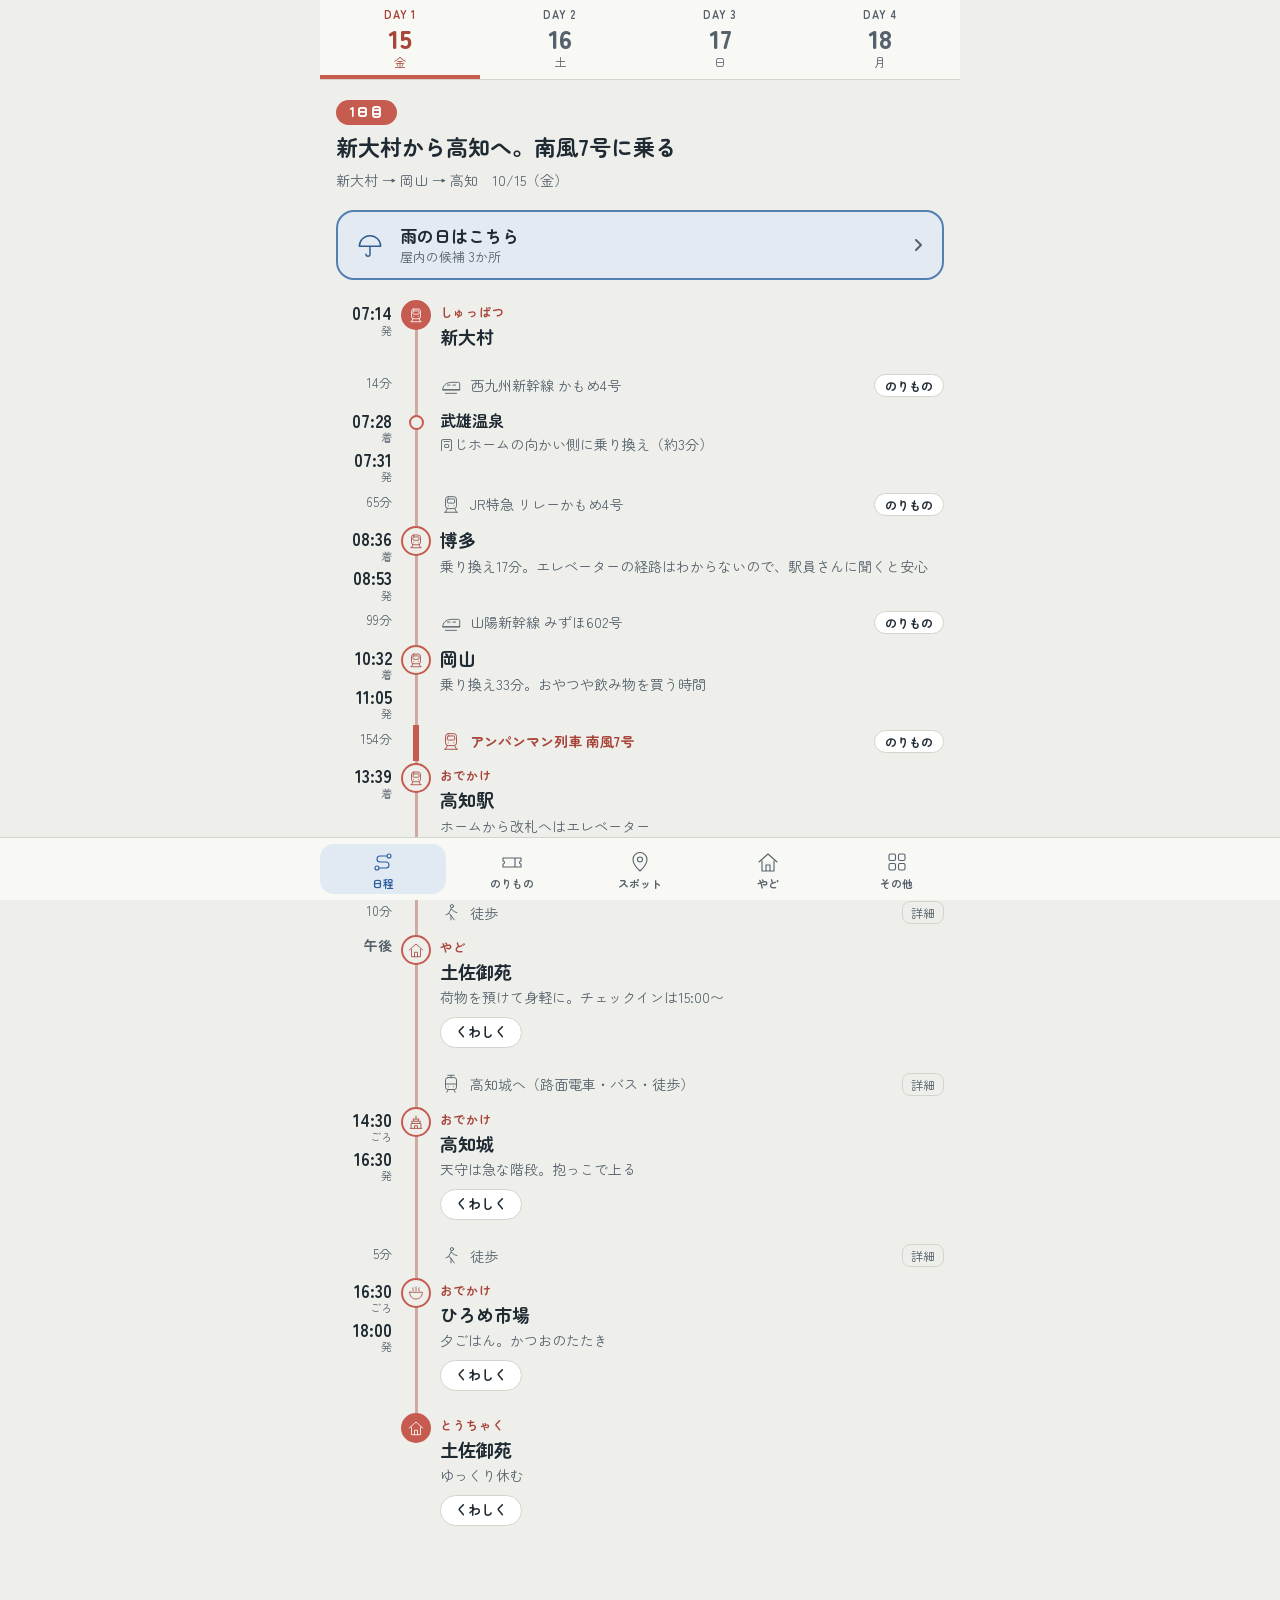
<file: index.html>
<!doctype html>
<html lang="ja">
<head>
<meta charset="utf-8">
<meta name="viewport" content="width=device-width, initial-scale=1, viewport-fit=cover">
<meta name="robots" content="noindex, nofollow">
<meta name="theme-color" content="#D9534A">
<meta name="description" content="アンパンマン列車で四国へ。2027年10月15日〜18日の家族旅行のしおり。">
<title>アンパンマン列車 四国しおり</title>
<link rel="manifest" href="manifest.webmanifest">
<link rel="icon" href="assets/icon.svg" type="image/svg+xml">
<link rel="apple-touch-icon" href="assets/apple-touch-icon.png">
<meta name="apple-mobile-web-app-capable" content="yes">
<meta name="apple-mobile-web-app-title" content="四国しおり">
<link rel="preconnect" href="https://fonts.googleapis.com">
<link rel="preconnect" href="https://fonts.gstatic.com" crossorigin>
<link rel="stylesheet" href="https://fonts.googleapis.com/css2?family=Zen+Maru+Gothic:wght@400;500;700;900&display=swap">
<link rel="stylesheet" href="assets/style.css?v=5">
</head>
<body>
<main id="app"><noscript><p style="padding:16px">このしおりを見るには、JavaScriptを有効にしてください。</p></noscript></main>
<nav id="nav" class="nav" aria-label="メインメニュー"></nav>
<template id="tpl-other">
<section class="sec">
  <h2>費用の目安</h2>
  <p class="lead">家族4人。2026年10月の料金をもとにした試算で、2027年は変わる可能性がある。子供2人とも席を取る前提。</p>
  <div class="scroll-x">
    <table>
      <thead><tr><th>項目</th><th>内訳</th><th class="r">金額</th></tr></thead>
      <tbody>
        <tr><td>交通（JR）</td><td>往路 約7.1万円、復路 約7.3万円。2027年7月から、のぞみ・みずほの指定席が約500円上がる見込み</td><td class="r">約14〜14.5万円</td></tr>
        <tr><td>宿（おすすめ）</td><td>土佐御苑2泊 約4.9万円、ピュアリティまきび1泊 約1.7〜1.95万円</td><td class="r">約6.6〜6.9万円</td></tr>
        <tr><td>レンタカー</td><td>12時間 6,600円、チャイルドシート2台 3,300円、免責補償 1,100円、ガソリン 約1,500円</td><td class="r">約1.3万円</td></tr>
        <tr><td>入場料</td><td>ミュージアム 2,700円、のいち動物公園 940円、高知城 1,000円</td><td class="r">約0.5万円</td></tr>
        <tr class="total"><td colspan="2">合計（食事代・おみやげ代は別）</td><td class="r">約22〜23万円</td></tr>
      </tbody>
    </table>
  </div>
  <p class="cost-note">宿を「三翠園2泊＋岡山プラザホテル」の少し良い組み合わせにすると、宿が約11万円になり、合計は約27万円。交通費は、2026年10月の多くの金〜日曜が「繁忙期」（指定席が200円高い期間）だったため、繁忙期の料金で計算している。</p>
</section>
<section class="sec">
  <h2>気をつける点</h2>
  <ul class="list">
    <li><span class="head">割引の「レール＆レンタカーきっぷ」は終了している</span><span class="sub">2026年2月28日で終わった。2027年は使えない。往復割引も2026年3月に廃止された。<span class="tag plain">確定</span></span></li>
    <li><span class="head">アンパンマンミュージアムは日時指定の事前予約制</span><span class="sub">スマホのQRコードで入る。3連休などは売り切れて当日券が出ないことがある。何か月前から買えるかは、わからない。1歳の子には抱っこひもがあると安心<span class="tag plain">推測</span></span></li>
    <li><span class="head">琴平駅は、エレベーターの記載がない</span><span class="sub">JR四国の案内には、階段とスロープの記載だけで、エレベーターの記載がない。<span class="tag plain">確定</span> ベビーカーをたたんで抱っこで動く準備をして、予約の前に公式ページで確認する。<span class="tag plain">推測</span></span></li>
    <li><span class="head">南風の車内では、ベビーカーをたたむ</span><span class="sub">座席の近くに置く決まり。トロッコには置き場がある（数に限りあり）。</span></li>
    <li><span class="head">どの日にどの号数がアンパンマン列車か、まだわからない</span><span class="sub">JR西日本のページに「土曜や休日は編成が変わる号数がある」という注記がある。アンパンマン列車になる号数は毎日同じで、曜日で変わるのは編成らしい<span class="tag plain">推測</span> 初日の金曜は「平日」の編成。乗る日の時刻表で、必ず確認する。</span></li>
    <li><span class="head">博多の乗り換えは17分。エレベーターの経路は、わからない</span><span class="sub">岡山駅や博多駅の、新幹線と在来線のエレベーター経路は、公式で確認できなかった。駅員さんに、エレベーターのある経路を聞くと安心<span class="tag plain">推測</span> 岡山の乗り換え33分は余裕がある。</span></li>
    <li><span class="head">子供の運賃は、席を取ると子供料金</span><span class="sub">1〜5歳は「幼児」。席を使わなければ、大人1人につき2人まで無料。今回は2人とも席を取るので、2人分の子供料金がかかる。トロッコのグリーン券は、大人と同額（1,260円）。</span></li>
  </ul>
  <h3 class="group-title">予約の目安</h3>
  <div class="scroll-x">
    <table class="when">
      <tbody>
        <tr><td>今〜2027年春</td><td>宿の空室を時々見る。取れたら予約する（キャンセル料の条件も確認）。第一候補の宿には、電話で受付開始日を聞く</td></tr>
        <tr><td>2027年6月中旬〜下旬</td><td>トロッコの秋の運転日が発表される<span class="tag warn">予想</span></td></tr>
        <tr><td>2027年8月下旬</td><td>トロッコの秋の時刻が発表される<span class="tag warn">予想</span></td></tr>
        <tr><td>2027年9月15日 10:00</td><td>初日（10/15）の指定席の発売。以降、乗る日の1か月前の10:00に発売<span class="tag warn">予想</span></td></tr>
      </tbody>
    </table>
  </div>
</section>
<section class="sec">
  <h2>当日の持ち物</h2>
  <p class="lead">調査の注意点と、一般的な子連れ旅行の定番をまとめた候補<span class="tag plain">推測</span>。足りないものは、家族で足していく。</p>
  <ul class="pack">
    <li>ベビーカー</li>
    <li>抱っこひも（ミュージアム・琴平用）</li>
    <li>おむつ・おしりふき・着替え</li>
    <li>離乳食・おやつ・飲み物</li>
    <li>ミュージアムのQRコード（スマホ）</li>
    <li>乗車券・指定席券（e5489の画面）</li>
    <li>レンタカーの予約票（チャイルドシート2台）</li>
    <li>おもちゃ・絵本（長い電車用）</li>
    <li>雨具・羽織るもの（10月の朝晩用）</li>
  </ul>
</section>
<footer class="note" style="padding:8px 0 0">調査の出典と詳しい内容は、調査メモ（research.md、research-followup.md、research-spots.md）にまとめてある。</footer>
</template>
<script src="assets/trip-data.js?v=5"></script>
<script src="assets/plan.js?v=5"></script>
<script src="assets/app.js?v=5"></script>
</body>
</html>
</file>
<file: assets/style.css>
/* アンパンマン列車 四国しおり ─ 紙の落ち着きに、赤・黄・青・緑を日ごとの差し色にする。丸ゴシックと丸い目印。 */
:root {
  --paper: #EEEFEA; --sheet: #F8F8F4; --card: #FFFFFF; --ink: #1F2A33; --ink-soft: #55616B; --rule: #D2D5CD;
  --accent: #2B5F9E; --accent-soft: #E1E9F2; --warn: #8A4B0F; --warn-soft: #F3E7D5;
  --red: #C65B50; --red-t: #A8453B; --red-s: #F6E7E4;
  --yellow: #E3B54A; --yellow-t: #7D5A10; --yellow-s: #F6EED6;
  --blue: #5280B2; --blue-t: #2F5F90; --blue-s: #E3EAF2;
  --green: #5E9B78; --green-t: #3A6E52; --green-s: #E2EEE6;
  --on-c: #FFFFFF; --on-y: #2E2200;
  --f: "Zen Maru Gothic", "Hiragino Maru Gothic ProN", "Hiragino Sans", "Yu Gothic", sans-serif;
  --nav-h: 64px;
  color-scheme: light;
}
@media (prefers-color-scheme: dark) {
  :root:not([data-theme="light"]) {
    --paper: #14191D; --sheet: #1C2329; --card: #222A31; --ink: #E5E8E4; --ink-soft: #9AA5AD; --rule: #36424C;
    --accent: #8DB7DC; --accent-soft: #24323F; --warn: #E0AE72; --warn-soft: #3A2F20;
    --red: #E8685D; --red-t: #F09088; --red-s: #3B2523; --yellow: #F2BE3A; --yellow-t: #EBC46A; --yellow-s: #3A3220;
    --blue: #6BA0DB; --blue-t: #8DB7DC; --blue-s: #223245; --green: #6CBB8A; --green-t: #8FD0A8; --green-s: #21352A;
    --on-c: #14191D; --on-y: #14191D; color-scheme: dark;
  }
}
:root[data-theme="dark"] {
  --paper: #14191D; --sheet: #1C2329; --card: #222A31; --ink: #E5E8E4; --ink-soft: #9AA5AD; --rule: #36424C;
  --accent: #8DB7DC; --accent-soft: #24323F; --warn: #E0AE72; --warn-soft: #3A2F20;
  --red: #E8685D; --red-t: #F09088; --red-s: #3B2523; --yellow: #F2BE3A; --yellow-t: #EBC46A; --yellow-s: #3A3220;
  --blue: #6BA0DB; --blue-t: #8DB7DC; --blue-s: #223245; --green: #6CBB8A; --green-t: #8FD0A8; --green-s: #21352A;
  --on-c: #14191D; --on-y: #14191D; color-scheme: dark;
}
* { box-sizing: border-box; }
html { -webkit-text-size-adjust: 100%; }
body { margin: 0; background: var(--paper); color: var(--ink); font-family: var(--f); font-size: 16px; line-height: 1.75; padding-bottom: calc(var(--nav-h) + 24px + env(safe-area-inset-bottom, 0px)); }
h1, h2, h3, p, dl, dd, ol, ul { margin: 0; padding: 0; }
h1, h2, h3 { font-weight: 700; line-height: 1.4; text-wrap: balance; }
a { color: var(--accent); }
button { font: inherit; color: inherit; }
.d1 { --dc: var(--red); --dt: var(--red-t); --ds: var(--red-s); --on: var(--on-c); }
.d2 { --dc: var(--yellow); --dt: var(--yellow-t); --ds: var(--yellow-s); --on: var(--on-y); }
.d3 { --dc: var(--blue); --dt: var(--blue-t); --ds: var(--blue-s); --on: var(--on-c); }
.d4 { --dc: var(--green); --dt: var(--green-t); --ds: var(--green-s); --on: var(--on-c); }
:root { --dc: var(--accent); --dt: var(--accent); --ds: var(--accent-soft); --on: var(--on-c); }
:focus-visible { outline: 3px solid var(--accent); outline-offset: 2px; }

main { max-width: 640px; margin: 0 auto; }
.pad { padding: 20px max(16px, env(safe-area-inset-right, 0px)) 8px max(16px, env(safe-area-inset-left, 0px)); display: flex; flex-direction: column; gap: 18px; min-width: 0; }
.ic { width: 24px; height: 24px; fill: none; stroke: currentColor; stroke-width: 2.2; stroke-linecap: round; stroke-linejoin: round; flex: none; }

/* 下のメニュー */
.nav { position: fixed; left: 0; right: 0; bottom: 0; z-index: 30; background: var(--sheet); border-top: 1px solid var(--rule); padding: 6px max(8px, env(safe-area-inset-right, 0px)) calc(6px + env(safe-area-inset-bottom, 0px)) max(8px, env(safe-area-inset-left, 0px)); }
.nav-in { display: flex; max-width: 640px; margin: 0 auto; gap: 2px; }
.nav a { flex: 1; min-width: 0; display: flex; flex-direction: column; align-items: center; gap: 2px; padding: 6px 2px 4px; border-radius: 14px; text-decoration: none; color: var(--ink-soft); font-size: 11px; font-weight: 700; line-height: 1.3; }
.nav a .ic { width: 24px; height: 24px; }
.nav a[aria-current="page"] { color: var(--accent); background: var(--accent-soft); }

/* 日付のタブ */
.daytabs { position: sticky; top: 0; z-index: 20; display: flex; background: var(--sheet); border-bottom: 1px solid var(--rule); padding-top: env(safe-area-inset-top, 0px); max-width: 100%; }
.daytabs a { flex: 1; display: flex; flex-direction: column; align-items: center; gap: 0; padding: 8px 0 6px; text-decoration: none; color: var(--ink-soft); border-bottom: 4px solid transparent; line-height: 1.25; }
.daytabs small { font-size: 11px; letter-spacing: .08em; font-weight: 700; }
.daytabs b { font-size: 26px; font-weight: 900; }
.daytabs em { font-style: normal; font-size: 12px; }
.daytabs a.on { color: var(--dt); border-bottom-color: var(--dc); }

/* 日の見出し */
.dayhead { display: flex; flex-direction: column; gap: 6px; }
.badge { align-self: flex-start; background: var(--dc); color: var(--on); font-weight: 900; font-size: 13px; padding: 1px 14px; border-radius: 999px; letter-spacing: .06em; }
.dayhead h1 { font-size: 22px; }
.dayhead p { font-size: 14px; color: var(--ink-soft); }
.dayhead i { font-style: normal; }
.pagehead { display: flex; flex-direction: column; gap: 4px; }
.pagehead small { color: var(--ink-soft); font-size: 13px; letter-spacing: .1em; }
.pagehead h1 { font-size: 28px; }
.pagehead p { color: var(--ink-soft); font-size: 14px; }
.back { font-size: 14px; text-decoration: none; font-weight: 700; }

/* 雨の日バナー */
.rainbar { display: flex; align-items: center; gap: 14px; background: var(--blue-s); border: 2px solid var(--blue); border-radius: 18px; padding: 12px 16px; text-decoration: none; color: var(--ink); }
.rainbar .ic { width: 32px; height: 32px; color: var(--blue-t); }
.rainbar span { flex: 1; display: flex; flex-direction: column; line-height: 1.4; }
.rainbar b { font-size: 17px; }
.rainbar small { font-size: 13px; color: var(--ink-soft); }
.chev { width: 16px; height: 16px; fill: none; stroke: var(--ink-soft); stroke-width: 2; stroke-linecap: round; stroke-linejoin: round; flex: none; }

/* 時刻の線 */
.tl { list-style: none; display: flex; flex-direction: column; }
.tl li { display: grid; grid-template-columns: 56px 28px minmax(0, 1fr); column-gap: 10px; position: relative; }
.tc { text-align: right; padding-top: 4px; display: flex; flex-direction: column; align-items: flex-end; line-height: 1.25; }
.tc b { font-size: 17px; font-variant-numeric: tabular-nums; font-weight: 700; }
.tc b.soft { font-size: 14px; color: var(--ink-soft); }
.tc small { font-size: 11px; color: var(--ink-soft); margin-bottom: 4px; }
.dot { position: relative; display: flex; justify-content: center; }
.dot::before { content: ""; position: absolute; top: 0; bottom: 0; left: 50%; width: 3px; margin-left: -1.5px; background: color-mix(in srgb, var(--dc) 35%, var(--rule)); }
.tl li:first-child .dot::before { top: 12px; }
.tl li:last-child .dot::before { bottom: auto; height: 12px; }
.stop .dot .ic { position: relative; z-index: 1; width: 30px; height: 30px; padding: 4px; margin-top: 2px; border-radius: 50%; background: var(--paper); border: 2.5px solid var(--dc); color: var(--dt); }
.stop.minor .dot::after { content: ""; position: absolute; top: 9px; width: 11px; height: 11px; border-radius: 50%; background: var(--paper); border: 2.5px solid var(--dc); }
.stop.start .dot .ic, .stop.goal .dot .ic { background: var(--dc); color: var(--on); }
.stop .bd { padding: 3px 0 20px; display: flex; flex-direction: column; gap: 2px; min-width: 0; align-items: flex-start; }
.kl { font-size: 12px; color: var(--dt); font-weight: 700; letter-spacing: .08em; }
.kl i { font-style: normal; background: var(--ds); border-radius: 999px; padding: 0 8px; letter-spacing: 0; }
.nm { font-size: 18px; font-weight: 700; line-height: 1.4; }
.stop.minor .nm { font-size: 16px; }
.nt { font-size: 14px; color: var(--ink-soft); line-height: 1.65; }
.btn { display: inline-block; margin-top: 6px; font-size: 13px; font-weight: 700; text-decoration: none; color: var(--ink); background: var(--card); border: 1.5px solid var(--rule); border-radius: 999px; padding: 3px 14px; }
.btn.sm { margin-top: 0; padding: 0 10px; font-size: 12px; }
.btns { display: flex; flex-wrap: wrap; gap: 6px; }
.stop.past { opacity: .5; }
.stop.next .bd { background: var(--ds); margin: 0 0 12px -8px; padding: 8px 10px 12px 8px; border-radius: 14px; }
.stop.next .nm::after { content: "つぎ"; margin-left: 8px; font-size: 12px; background: var(--dc); color: var(--on); border-radius: 999px; padding: 0 9px; vertical-align: 2px; }
.move .tc { padding-top: 0; }
.move .tc small { font-size: 13px; margin: 0; padding-top: 6px; }
.move .bd { padding: 4px 0 8px; min-width: 0; }
.mv { display: flex; align-items: center; flex-wrap: wrap; gap: 6px 8px; color: var(--ink-soft); font-size: 14px; }
.mv .mi { width: 22px; height: 22px; stroke-width: 2; }
.mt { flex: 1 1 auto; min-width: 0; }
.more-btn { font-size: 12px; border: 1.5px solid var(--rule); background: transparent; color: var(--ink-soft); border-radius: 8px; padding: 0 8px; cursor: pointer; }
.mdet { font-size: 13px; color: var(--ink-soft); background: var(--sheet); border-radius: 12px; padding: 8px 12px; margin-top: 6px; display: flex; flex-direction: column; gap: 4px; }
.mdet[hidden] { display: none; }
.alts b { white-space: nowrap; }
.alts { list-style: none; display: flex; flex-direction: column; gap: 3px; }
.alts li { display: flex; align-items: center; gap: 6px; }
.alts .ic { width: 18px; height: 18px; }
.move.hot .mv { color: var(--dt); font-weight: 700; }
.move.hot .dot::before { width: 6px; margin-left: -3px; background: var(--dc); }
.choice { grid-template-columns: 1fr !important; padding: 2px 0 8px 94px; }
.choice span { font-size: 13px; font-weight: 700; color: var(--dt); background: var(--ds); border-radius: 999px; padding: 1px 14px; justify-self: start; }

/* きょう */
.nowcard { background: var(--dc); color: var(--on); border-radius: 20px; padding: 14px 18px; display: flex; flex-direction: column; gap: 2px; }
.nowcard small { font-size: 13px; opacity: .85; }
.nowcard b { font-size: 24px; line-height: 1.3; }
.nowcard span { font-size: 15px; }

/* 目印（ラベル） */
.tag { display: inline-block; font-size: 12px; line-height: 1.5; padding: 0 10px; margin: 0 2px; border-radius: 999px; border: 1px solid var(--rule); color: var(--ink-soft); white-space: nowrap; font-weight: 500; vertical-align: 1px; font-family: var(--f); }
.t-ok { border-color: var(--green); color: var(--green-t); }
.t-fc { border-color: var(--warn); color: var(--warn); }
.t-gs { border-color: var(--rule); color: var(--ink-soft); }
.t-na { border-color: var(--red); color: var(--red-t); }
.tag.warn { border-color: var(--warn); color: var(--warn); }
.tag.plain { border-color: var(--rule); color: var(--ink-soft); }
a.tel { white-space: nowrap; }

/* 一覧・カード */
.sh { font-size: 17px; display: flex; align-items: center; gap: 8px; padding-top: 6px; }
.sh span { background: var(--dc); color: var(--on); border-radius: 999px; font-size: 12px; padding: 0 12px; line-height: 1.7; font-weight: 900; }
.spotlist { display: flex; flex-direction: column; gap: 8px; }
.spotcard { display: flex; align-items: center; gap: 12px; background: var(--card); border: 1.5px solid var(--rule); border-radius: 18px; padding: 10px 14px; text-decoration: none; color: var(--ink); }
.spotcard .si { width: 40px; height: 40px; padding: 7px; border-radius: 50%; background: var(--ds); color: var(--dt); }
.spotcard .tx { flex: 1; min-width: 0; display: flex; flex-direction: column; line-height: 1.4; }
.spotcard small { font-size: 12px; color: var(--ink-soft); }
.spotcard b { font-size: 16px; }
.spotcard em { font-style: normal; font-size: 12px; color: var(--ink-soft); }
.spotcard em i { font-style: normal; color: var(--green-t); border: 1px solid var(--green); border-radius: 999px; padding: 0 8px; }
.card { background: var(--card); border: 1.5px solid var(--rule); border-radius: 20px; padding: 14px 16px; display: flex; flex-direction: column; gap: 10px; }
.ch { display: flex; align-items: center; gap: 12px; }
.ch > div { flex: 1; min-width: 0; }
.ch small { font-size: 12px; color: var(--ink-soft); }
.ch h3 { font-size: 17px; }
.ci { width: 36px; height: 36px; padding: 6px; border-radius: 50%; background: var(--blue-s); color: var(--blue-t); }

/* 基本情報の表 */
.info { display: flex; flex-direction: column; }
.info > div { display: grid; grid-template-columns: 6.2em minmax(0, 1fr); gap: 4px 12px; padding: 9px 0; border-top: 1px solid var(--rule); font-size: 14px; line-height: 1.7; }
.info > div:last-child { border-bottom: 1px solid var(--rule); }
.info dt { color: var(--ink-soft); font-size: 13px; }
.info dd { min-width: 0; overflow-wrap: anywhere; }
.info > div:has(dt:empty) { grid-template-columns: 1fr; }
.info > div:has(dt:empty) dt { display: none; }
.card-plain { background: var(--card); border-radius: 16px; padding: 4px 14px; }
.sub { font-size: 16px; margin-top: 10px; padding-left: 10px; border-left: 4px solid var(--dc); }
.lead { font-size: 15px; }
.warn { background: var(--warn-soft); color: var(--ink); border-radius: 14px; padding: 10px 14px; font-size: 14px; }
.note { font-size: 13px; color: var(--ink-soft); }
.notice { background: var(--sheet); border: 2px dashed var(--rule); border-radius: 16px; padding: 12px 16px; font-size: 14px; color: var(--ink-soft); }
.kidsbox { background: var(--ds); border-radius: 16px; padding: 10px 14px; display: flex; flex-direction: column; gap: 2px; font-size: 14px; }
.kidsbox b { color: var(--dt); font-size: 13px; letter-spacing: .06em; }
.spothead { display: flex; align-items: center; gap: 14px; }
.spothead .big { width: 64px; height: 64px; padding: 12px; border-radius: 50%; background: var(--dc); color: var(--on); }
.spothead small { font-size: 12px; color: var(--ink-soft); }
.spothead h1 { font-size: 22px; }
.spothead p { font-size: 13px; color: var(--ink-soft); }
.walk { list-style: none; counter-reset: w; display: flex; flex-direction: column; gap: 6px; }
.walk li { counter-increment: w; display: grid; grid-template-columns: 28px minmax(0, 1fr); gap: 10px; font-size: 14px; }
.walk li::before { content: counter(w); width: 24px; height: 24px; border-radius: 50%; border: 2px solid var(--dc); color: var(--dt); font-weight: 700; font-size: 12px; display: flex; align-items: center; justify-content: center; margin-top: 2px; }
.links { display: flex; flex-wrap: wrap; gap: 8px; }
.chip-link { display: inline-flex; align-items: center; gap: 6px; font-size: 14px; font-weight: 700; text-decoration: none; border: 1.5px solid var(--accent); border-radius: 999px; padding: 4px 14px; color: var(--accent); background: var(--card); }
.chip-link svg { width: 12px; height: 12px; fill: none; stroke: currentColor; stroke-width: 2; stroke-linecap: round; stroke-linejoin: round; }

/* のりもの：切符の形 */
.ticket { background: var(--card); border: 1.5px solid var(--rule); border-radius: 20px; padding: 12px 16px 14px; display: flex; flex-direction: column; gap: 8px; }
.ticket.hot { border-color: var(--dc); border-width: 2px; }
.tk-top { display: flex; flex-direction: column; }
.kind { font-size: 12px; color: var(--ink-soft); letter-spacing: .06em; }
.tk-top .nm { font-size: 19px; }
.tk-mid { display: grid; grid-template-columns: minmax(0, 1fr) 40px minmax(0, 1fr); align-items: center; }
.tk-mid div { display: flex; flex-direction: column; line-height: 1.35; }
.tk-mid div:last-child { text-align: right; }
.tk-mid b { font-size: 26px; font-weight: 900; font-variant-numeric: tabular-nums; }
.tk-mid span { font-size: 14px; color: var(--ink-soft); }
.tk-mid i { height: 0; border-top: 2px dotted var(--rule); }
.tk-note { font-size: 13px; color: var(--ink-soft); }
.alt { font-size: 13px; background: var(--sheet); border-radius: 12px; padding: 8px 12px; color: var(--ink-soft); }

/* やど */
.chipbar { display: flex; flex-wrap: wrap; gap: 8px; }
.chipbar a { font-size: 14px; font-weight: 700; text-decoration: none; padding: 4px 14px; border-radius: 999px; border: 1.5px solid var(--rule); color: var(--ink); background: var(--card); }
.chipbar a.on { background: var(--accent); border-color: var(--accent); color: var(--on-c); }
.stay { display: flex; flex-direction: column; gap: 12px; }
.nights { font-size: 14px; color: var(--ink-soft); }

/* その他（費用・注意・電話・持ち物） */
.other { display: flex; flex-direction: column; gap: 32px; }
.other .sec { display: flex; flex-direction: column; gap: 14px; min-width: 0; }
.other .sec h2 { position: relative; font-size: 22px; padding-bottom: 12px; border-bottom: 1px solid var(--rule); }
.other .sec h2::after { content: ""; position: absolute; left: 0; bottom: -2px; width: 72px; height: 3px; border-radius: 2px; background: linear-gradient(90deg, var(--red) 0 33.4%, var(--yellow) 33.4% 66.7%, var(--blue) 66.7%); }
.other .lead { color: var(--ink-soft); font-size: 14px; }
.other .scroll-x { overflow: visible; }
.other table, .other tbody, .other tr, .other td { display: block; }
.other thead { display: none; }
.other tr { padding: 10px 0; border-bottom: 1px solid var(--rule); font-size: 14px; }
.other td { padding: 0; text-align: left; }
.other td:first-child { font-weight: 700; }
.other td.r { color: var(--accent); font-weight: 700; margin-top: 2px; }
.other tr.total { border-top: 1px solid var(--ink); border-bottom: 0; }
.other .cost-note { font-size: 13px; color: var(--ink-soft); }
.other .list { list-style: none; display: flex; flex-direction: column; }
.other .list li { padding: 12px 0; border-bottom: 1px dotted var(--rule); display: flex; flex-direction: column; gap: 3px; }
.other .head { font-weight: 700; font-size: 15px; }
.other .sub, .other .group-title { font-size: 16px; margin-top: 6px; padding: 0; border: 0; }
.other .sub { display: block; font-weight: 400; font-size: 13px; color: var(--ink-soft); margin: 0; }
.other .group-title { font-family: var(--f); font-weight: 700; }
.other .when td:first-child { color: var(--accent); }
.other .pack { list-style: none; display: grid; grid-template-columns: repeat(auto-fit, minmax(200px, 1fr)); gap: 0 24px; font-size: 14px; }
.other .pack li { padding: 8px 0; border-bottom: 1px dotted var(--rule); }
.other code { font-size: 12px; }
@media (prefers-reduced-motion: reduce) { * { scroll-behavior: auto !important; } }

/* 電話で聞くこと */
.callsec { display: flex; flex-direction: column; gap: 14px; }
.sub0 { font-size: 22px; padding-bottom: 12px; border-bottom: 1px solid var(--rule); position: relative; }
.sub0::after { content: ""; position: absolute; left: 0; bottom: -2px; width: 72px; height: 3px; border-radius: 2px; background: linear-gradient(90deg, var(--red) 0 33.4%, var(--yellow) 33.4% 66.7%, var(--blue) 66.7%); }
.lead2 { font-size: 14px; color: var(--ink-soft); }
.callcard { background: var(--card); border: 1.5px solid var(--rule); border-radius: 20px; padding: 14px 16px; display: flex; flex-direction: column; gap: 10px; }
.cc-top { display: flex; align-items: center; gap: 10px; flex-wrap: wrap; }
.cc-top h3 { font-size: 17px; flex: 1; min-width: 0; }
.telbtn { display: inline-flex; align-items: center; gap: 10px; align-self: flex-start; text-decoration: none; background: var(--dc); color: var(--on); border-radius: 999px; padding: 6px 18px; font-size: 18px; font-variant-numeric: tabular-nums; }
.telbtn .ic { width: 22px; height: 22px; }
.cc-meta { font-size: 13px; color: var(--ink-soft); line-height: 1.7; }
.cc-q { list-style: none; display: flex; flex-direction: column; gap: 2px; }
.cc-q label { display: grid; grid-template-columns: 26px minmax(0, 1fr); gap: 10px; padding: 8px 0; border-top: 1px dotted var(--rule); font-size: 14px; line-height: 1.65; cursor: pointer; }
.cc-q input { width: 22px; height: 22px; margin: 2px 0 0; accent-color: var(--dc); }
.cc-q input:checked + span { color: var(--ink-soft); text-decoration: line-through; }
</file>
